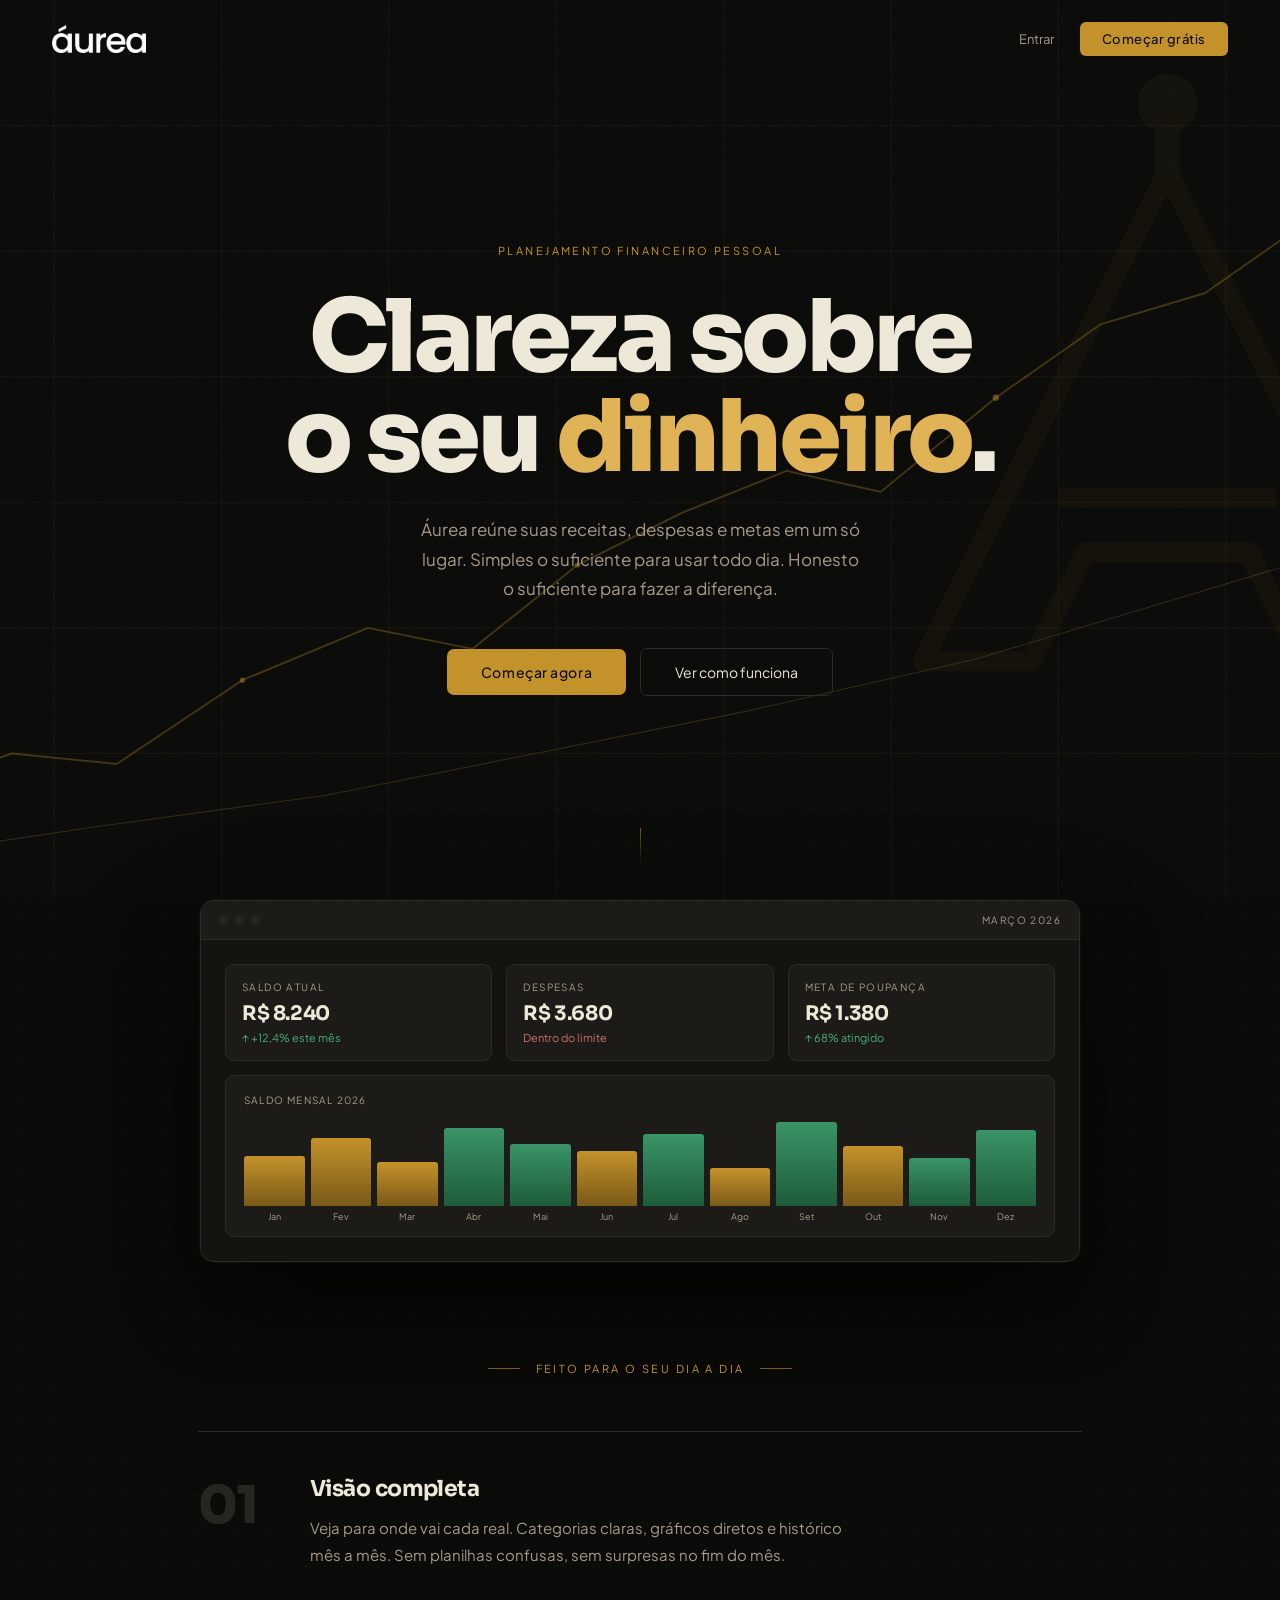
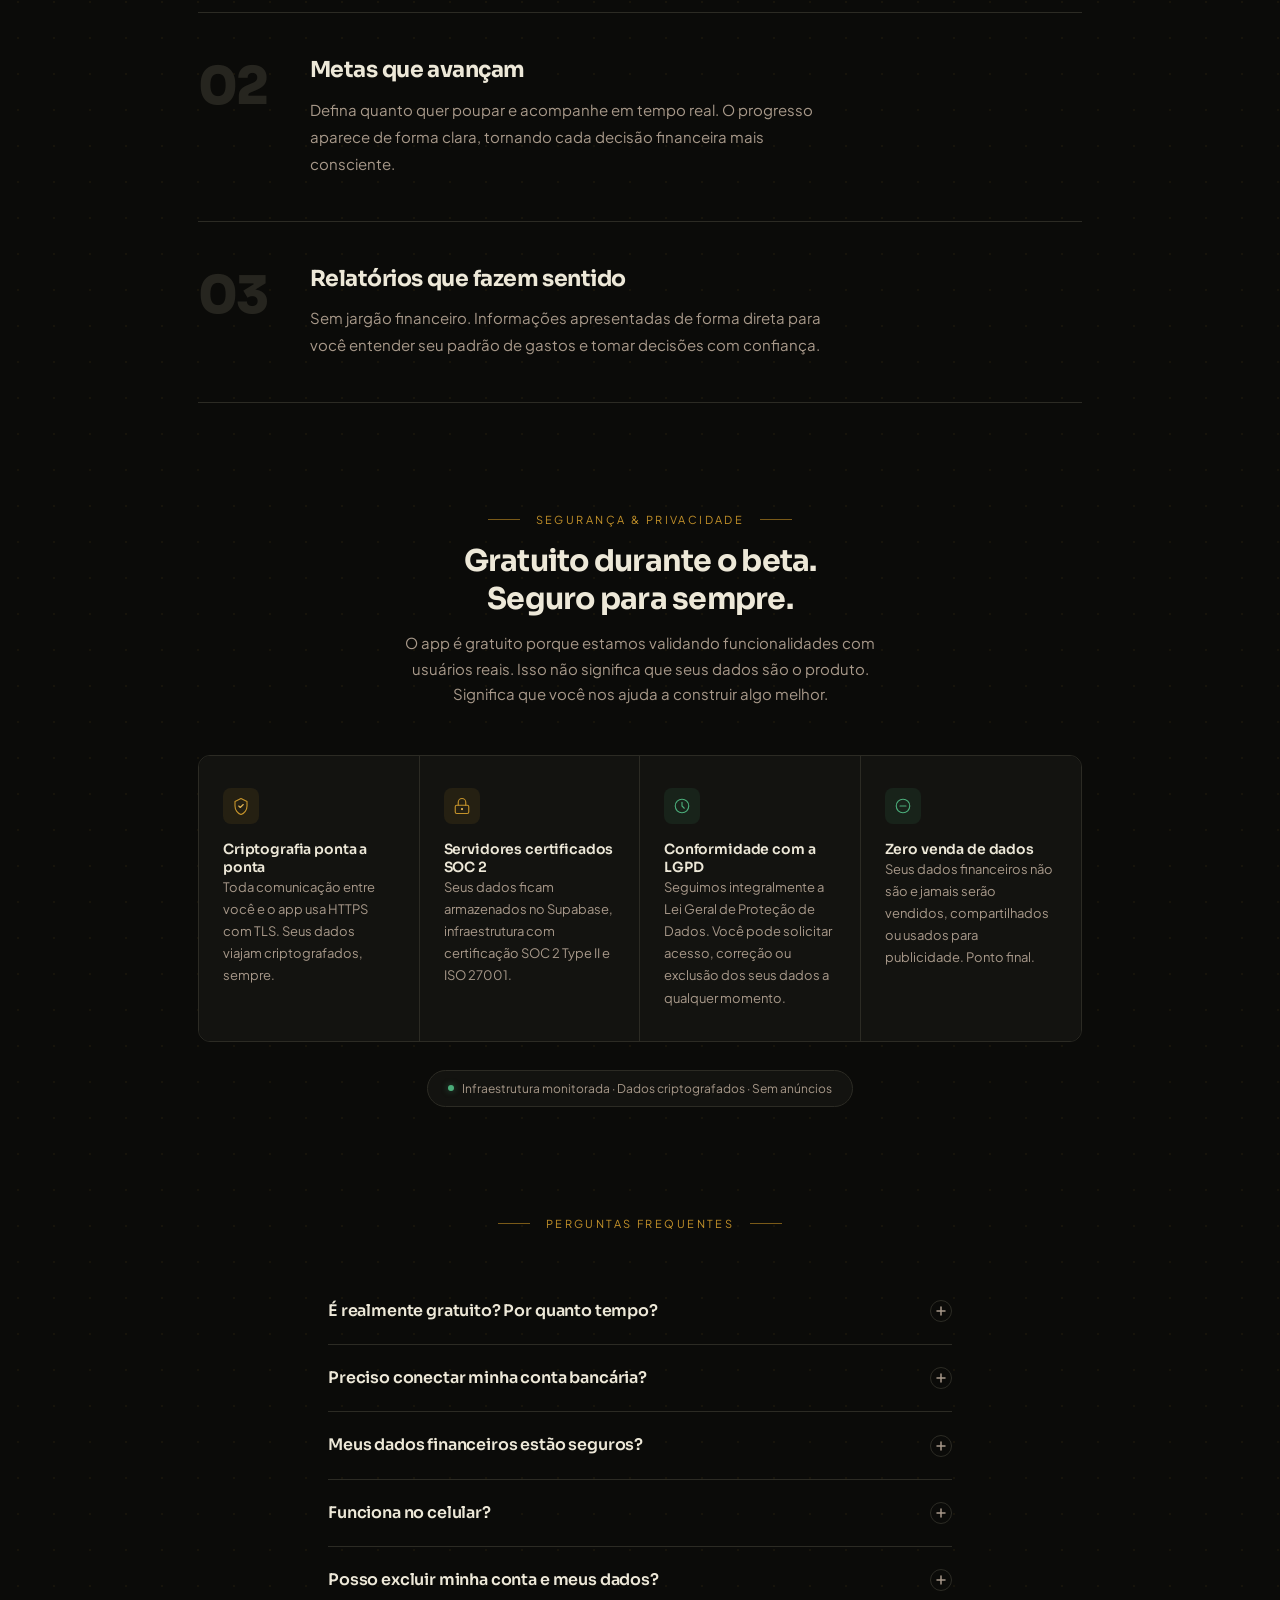
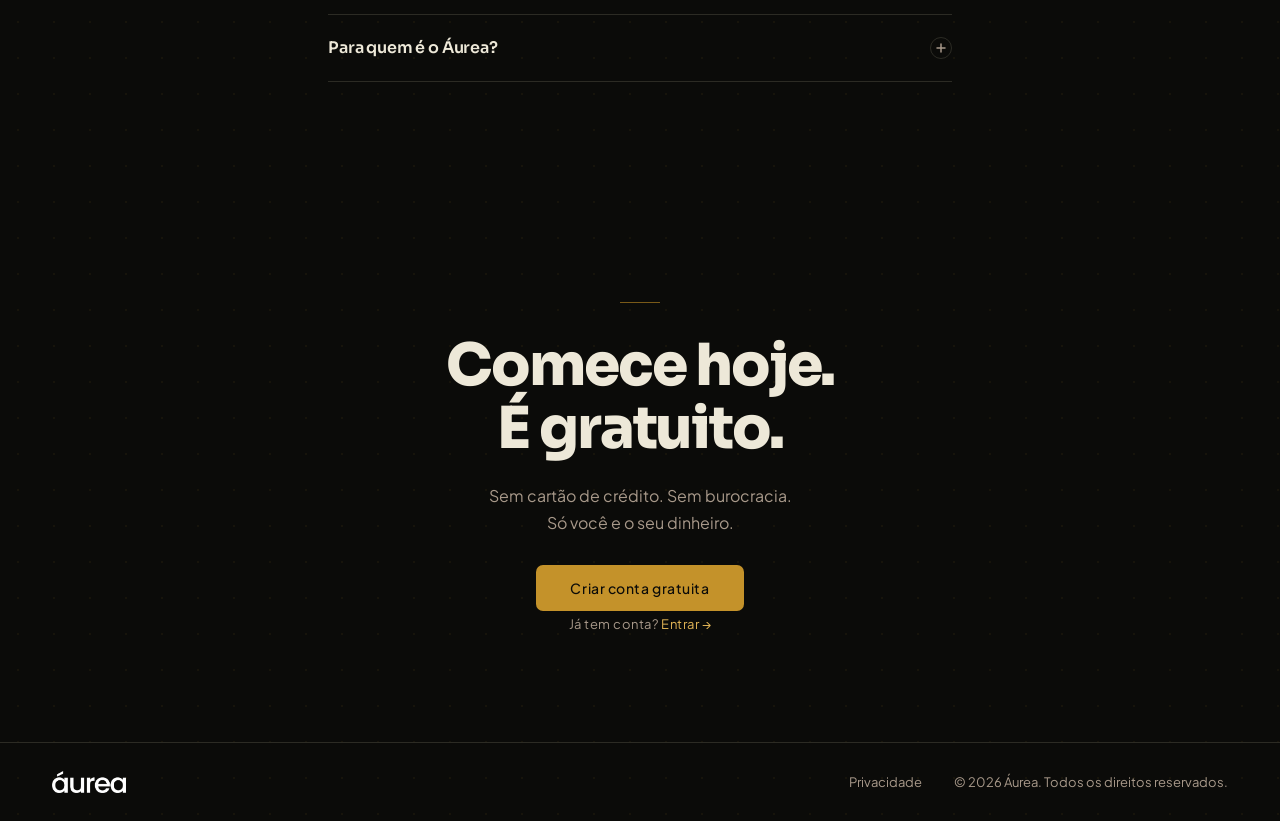
<file: landing.html>
<!DOCTYPE html>
<html lang="pt-BR">
<head>
  <meta charset="UTF-8">
  <meta name="viewport" content="width=device-width, initial-scale=1.0">
  <title>Áurea - Finanças com clareza</title>
  <link rel="icon" href="favicon.svg" type="image/svg+xml">
  <link rel="preconnect" href="https://fonts.googleapis.com">
  <link rel="preconnect" href="https://fonts.gstatic.com" crossorigin>
  <link rel="stylesheet" href="https://fonts.googleapis.com/css2?family=Sora:wght@400;600;700;800&family=Plus+Jakarta+Sans:ital,wght@0,300;0,400;0,500;0,600;1,400&display=swap">
  <style>
    *, *::before, *::after { box-sizing: border-box; margin: 0; padding: 0; }

    :root {
      --bg:     #0B0B09;
      --bg-2:   #131310;
      --bg-3:   #1C1B17;
      --bg-4:   #26251F;
      --border: #2C2B24;
      --gold:   #C4922A;
      --gold-l: #E0B355;
      --gold-d: #7A5A18;
      --cream:  #EDE8D8;
      --muted:  #A8998A;
      --green:  #4BAD7A;
      --red:    #D07070;
    }

    html { scroll-behavior: smooth; }

    body {
      background: var(--bg);
      background-image: url("data:image/svg+xml,%3Csvg width='36' height='36' xmlns='http://www.w3.org/2000/svg'%3E%3Ccircle cx='18' cy='18' r='0.7' fill='%23C4922A' opacity='0.18'/%3E%3C/svg%3E");
      color: var(--cream);
      font-family: 'Plus Jakarta Sans', system-ui, sans-serif;
      font-weight: 400;
      -webkit-font-smoothing: antialiased;
      overflow-x: hidden;
    }

    .hero-canvas {
      position: absolute;
      inset: 0;
      pointer-events: none;
      overflow: hidden;
    }

    /* Grain overlay */
    body::after {
      content: '';
      position: fixed;
      inset: 0;
      background-image: url("data:image/svg+xml,%3Csvg xmlns='http://www.w3.org/2000/svg' width='300' height='300'%3E%3Cfilter id='n'%3E%3CfeTurbulence type='fractalNoise' baseFrequency='0.75' numOctaves='4' stitchTiles='stitch'/%3E%3C/filter%3E%3Crect width='300' height='300' filter='url(%23n)' opacity='0.03'/%3E%3C/svg%3E");
      pointer-events: none;
      z-index: 9999;
      opacity: 0.5;
    }

    /* ── NAV ─────────────────────────────── */
    .nav {
      position: fixed;
      top: 0; left: 0; right: 0;
      z-index: 100;
      padding: 22px 52px;
      display: flex;
      align-items: center;
      justify-content: space-between;
      transition: background 0.4s, border-color 0.4s, backdrop-filter 0.4s;
      border-bottom: 1px solid transparent;
    }
    .nav.scrolled {
      background: rgba(11,11,9,0.85);
      backdrop-filter: blur(16px);
      -webkit-backdrop-filter: blur(16px);
      border-color: var(--border);
    }
    .nav-brand {
      display: flex;
      align-items: center;
      gap: 11px;
      text-decoration: none;
    }
    .nav-actions { display: flex; gap: 10px; align-items: center; }

    .btn-ghost {
      background: none;
      border: none;
      color: var(--muted);
      font-family: 'Plus Jakarta Sans', sans-serif;
      font-size: 13px;
      font-weight: 400;
      padding: 8px 16px;
      cursor: pointer;
      text-decoration: none;
      transition: color 0.2s;
      border-radius: 6px;
    }
    .btn-ghost:hover { color: var(--cream); }

    .btn-gold {
      background: var(--gold);
      color: #0B0B09;
      border: none;
      font-family: 'Plus Jakarta Sans', sans-serif;
      font-size: 13px;
      font-weight: 500;
      letter-spacing: 0.04em;
      padding: 9px 22px;
      border-radius: 6px;
      cursor: pointer;
      text-decoration: none;
      transition: background 0.2s, transform 0.15s;
    }
    .btn-gold:hover { background: var(--gold-l); transform: translateY(-1px); }

    /* ── HERO ────────────────────────────── */
    .hero {
      min-height: 100svh;
      display: flex;
      flex-direction: column;
      align-items: center;
      justify-content: center;
      text-align: center;
      padding: 140px 48px 100px;
      position: relative;
      overflow: hidden;
    }


    .hero-eyebrow {
      font-size: 11px;
      font-weight: 400;
      letter-spacing: 0.22em;
      text-transform: uppercase;
      color: var(--gold);
      margin-bottom: 30px;
      opacity: 0;
      animation: riseIn 0.9s cubic-bezier(.22,1,.36,1) forwards 0.15s;
    }

    .hero-headline {
      font-family: 'Sora', sans-serif;
      font-size: clamp(50px, 8.5vw, 100px);
      font-weight: 800;
      line-height: 1.0;
      letter-spacing: -0.035em;
      color: var(--cream);
      max-width: 860px;
      margin-bottom: 28px;
      opacity: 0;
      animation: riseIn 0.9s cubic-bezier(.22,1,.36,1) forwards 0.3s;
    }
    .hero-headline em {
      font-style: normal;
      color: var(--gold-l);
    }

    .hero-body {
      font-size: 17px;
      font-weight: 400;
      color: var(--muted);
      line-height: 1.75;
      max-width: 440px;
      margin-bottom: 44px;
      opacity: 0;
      animation: riseIn 0.9s cubic-bezier(.22,1,.36,1) forwards 0.45s;
    }

    .hero-ctas {
      display: flex;
      gap: 14px;
      align-items: center;
      justify-content: center;
      flex-wrap: wrap;
      opacity: 0;
      animation: riseIn 0.9s cubic-bezier(.22,1,.36,1) forwards 0.6s;
    }

    .btn-primary {
      background: var(--gold);
      color: #0B0B09;
      border: none;
      font-family: 'Plus Jakarta Sans', sans-serif;
      font-size: 14px;
      font-weight: 500;
      letter-spacing: 0.04em;
      padding: 14px 34px;
      border-radius: 7px;
      cursor: pointer;
      text-decoration: none;
      transition: background 0.2s, transform 0.15s;
    }
    .btn-primary:hover { background: var(--gold-l); transform: translateY(-1px); }

    .btn-outline {
      background: transparent;
      color: var(--cream);
      border: 1px solid var(--border);
      font-family: 'Plus Jakarta Sans', sans-serif;
      font-size: 14px;
      font-weight: 400;
      padding: 14px 34px;
      border-radius: 7px;
      cursor: pointer;
      text-decoration: none;
      transition: border-color 0.2s, color 0.2s;
    }
    .btn-outline:hover { border-color: var(--gold-d); color: var(--gold-l); }

    /* Scroll indicator */
    .scroll-hint {
      position: absolute;
      bottom: 36px;
      left: 50%;
      transform: translateX(-50%);
      display: flex;
      flex-direction: column;
      align-items: center;
      gap: 6px;
      opacity: 0;
      animation: riseIn 0.9s cubic-bezier(.22,1,.36,1) forwards 1.0s;
    }
    .scroll-line {
      width: 1px;
      height: 36px;
      background: linear-gradient(to bottom, var(--gold-d), transparent);
      animation: scrollPulse 2s ease-in-out infinite;
    }

    /* ── DASHBOARD PREVIEW ───────────────── */
    .preview-wrap {
      padding: 0 48px 100px;
      display: flex;
      justify-content: center;
    }

    .preview-shell {
      width: 100%;
      max-width: 880px;
      background: var(--bg-2);
      border: 1px solid var(--border);
      border-radius: 14px;
      overflow: hidden;
      box-shadow:
        0 0 0 1px rgba(196,146,42,0.04),
        0 40px 80px rgba(0,0,0,0.45),
        0 80px 160px rgba(0,0,0,0.28);
    }

    .preview-bar {
      background: var(--bg-3);
      border-bottom: 1px solid var(--border);
      padding: 13px 18px;
      display: flex;
      align-items: center;
      gap: 7px;
    }
    .dot { width: 9px; height: 9px; border-radius: 50%; background: var(--bg-4); }
    .preview-bar-label {
      margin-left: auto;
      font-size: 10px;
      color: var(--muted);
      letter-spacing: 0.14em;
      text-transform: uppercase;
    }

    .preview-content {
      padding: 24px;
      display: grid;
      grid-template-columns: repeat(3, 1fr);
      gap: 14px;
    }

    .p-kpi {
      background: var(--bg-3);
      border: 1px solid var(--border);
      border-radius: 9px;
      padding: 16px;
    }
    .p-kpi-label {
      font-size: 10px;
      letter-spacing: 0.14em;
      text-transform: uppercase;
      color: var(--muted);
      margin-bottom: 8px;
    }
    .p-kpi-value {
      font-family: 'Sora', sans-serif;
      font-size: 20px;
      font-weight: 700;
      color: var(--cream);
      letter-spacing: -0.02em;
    }
    .p-kpi-delta {
      font-size: 11px;
      color: var(--green);
      margin-top: 5px;
    }
    .p-kpi-delta.neg { color: var(--red); }

    .p-chart {
      grid-column: 1 / -1;
      background: var(--bg-3);
      border: 1px solid var(--border);
      border-radius: 9px;
      padding: 18px 18px 14px;
    }
    .p-chart-title {
      font-size: 10px;
      letter-spacing: 0.12em;
      text-transform: uppercase;
      color: var(--muted);
      margin-bottom: 16px;
    }
    .p-bars {
      display: flex;
      align-items: flex-end;
      gap: 6px;
      height: 100px;
    }
    .p-bar-group {
      flex: 1;
      display: flex;
      flex-direction: column;
      align-items: center;
      gap: 5px;
      height: 100%;
      justify-content: flex-end;
    }
    .p-bar {
      width: 100%;
      border-radius: 3px 3px 0 0;
    }
    .p-bar.g { background: linear-gradient(to top, #1D5C3A, #3A9467); }
    .p-bar.a { background: linear-gradient(to top, var(--gold-d), var(--gold)); }
    .p-bar-lbl { font-size: 9px; color: var(--muted); }

    /* ── FEATURES ────────────────────────── */
    .features {
      padding: 0 48px 110px;
      max-width: 980px;
      margin: 0 auto;
    }
    .section-tag {
      font-size: 11px;
      letter-spacing: 0.22em;
      text-transform: uppercase;
      color: var(--gold);
      margin-bottom: 56px;
      text-align: center;
      display: flex;
      align-items: center;
      justify-content: center;
      gap: 16px;
    }
    .section-tag::before,
    .section-tag::after {
      content: '';
      width: 32px;
      height: 1px;
      background: var(--gold-d);
      flex-shrink: 0;
    }

    .feat-list {
      display: flex;
      flex-direction: column;
    }
    .feat {
      display: grid;
      grid-template-columns: 72px 1fr;
      gap: 40px;
      padding: 44px 0;
      border-bottom: 1px solid var(--border);
      align-items: start;
    }
    .feat:first-child { border-top: 1px solid var(--border); }
    .feat-num {
      font-family: 'Sora', sans-serif;
      font-size: 52px;
      font-weight: 800;
      color: var(--bg-4);
      letter-spacing: -0.04em;
      line-height: 1;
      padding-top: 4px;
    }
    .feat-title {
      font-family: 'Sora', sans-serif;
      font-size: 22px;
      font-weight: 700;
      letter-spacing: -0.025em;
      color: var(--cream);
      margin-bottom: 12px;
      line-height: 1.2;
    }
    .feat-desc {
      font-size: 15px;
      font-weight: 400;
      color: var(--muted);
      line-height: 1.8;
      max-width: 540px;
    }
    @media (max-width: 768px) {
      .feat { grid-template-columns: 1fr; gap: 12px; }
      .feat-num { font-size: 36px; }
    }


    /* ── SEGURANÇA ───────────────────────── */
    .trust {
      padding: 0 48px 110px;
      max-width: 980px;
      margin: 0 auto;
    }
    .trust-header {
      text-align: center;
      margin-bottom: 48px;
    }
    .trust-headline {
      font-family: 'Sora', sans-serif;
      font-size: clamp(22px, 3vw, 30px);
      font-weight: 700;
      letter-spacing: -0.025em;
      color: var(--cream);
      margin-bottom: 12px;
    }
    .trust-sub {
      font-size: 15px;
      font-weight: 400;
      color: var(--muted);
      line-height: 1.7;
      max-width: 520px;
      margin: 0 auto;
    }
    .trust-grid {
      display: grid;
      grid-template-columns: repeat(4, 1fr);
      border: 1px solid var(--border);
      border-radius: 12px;
      overflow: hidden;
    }
    .trust-item {
      background: var(--bg-2);
      padding: 32px 24px;
      border-right: 1px solid var(--border);
      display: flex;
      flex-direction: column;
      gap: 16px;
    }
    .trust-item:last-child { border-right: none; }
    .trust-icon {
      width: 36px;
      height: 36px;
      border-radius: 8px;
      display: flex;
      align-items: center;
      justify-content: center;
      flex-shrink: 0;
    }
    .trust-icon.gold { background: rgba(196,146,42,0.10); }
    .trust-icon.green { background: rgba(75,173,122,0.10); }
    .trust-text-title {
      font-family: 'Sora', sans-serif;
      font-size: 14px;
      font-weight: 600;
      color: var(--cream);
      letter-spacing: -0.01em;
      line-height: 1.3;
    }
    .trust-text-desc {
      font-size: 13px;
      font-weight: 400;
      color: var(--muted);
      line-height: 1.7;
    }
    @media (max-width: 768px) {
      .trust-grid { grid-template-columns: repeat(2, 1fr); }
      .trust-item { border-right: none; border-bottom: 1px solid var(--border); }
      .trust-item:nth-child(odd) { border-right: 1px solid var(--border); }
      .trust-item:last-child, .trust-item:nth-last-child(2):nth-child(odd) { border-bottom: none; }
    }
    .trust-badge {
      margin-top: 28px;
      display: flex;
      justify-content: center;
    }
    .trust-badge-inner {
      display: inline-flex;
      align-items: center;
      gap: 8px;
      background: var(--bg-2);
      border: 1px solid var(--border);
      border-radius: 30px;
      padding: 10px 20px;
      font-size: 12px;
      font-weight: 400;
      color: var(--muted);
    }
    .trust-badge-dot {
      width: 6px;
      height: 6px;
      border-radius: 50%;
      background: var(--green);
      box-shadow: 0 0 6px rgba(75,173,122,0.5);
      animation: pulse 2s ease infinite;
    }
    @keyframes pulse {
      0%, 100% { opacity: 1; }
      50% { opacity: 0.4; }
    }
    @media (max-width: 768px) {
      .trust { padding: 0 24px 80px; }
      .trust-grid { grid-template-columns: 1fr; }
    }

    /* ── FAQ ─────────────────────────────── */
    .faq {
      padding: 0 48px 110px;
      max-width: 720px;
      margin: 0 auto;
    }
    .faq-item {
      border-bottom: 1px solid var(--border);
    }
    .faq-item:first-of-type {
      border-top: 1px solid var(--border);
    }
    .faq-question {
      width: 100%;
      background: none;
      border: none;
      display: flex;
      justify-content: space-between;
      align-items: center;
      gap: 16px;
      padding: 22px 0;
      cursor: pointer;
      text-align: left;
    }
    .faq-question-text {
      font-family: 'Sora', sans-serif;
      font-size: 16px;
      font-weight: 600;
      color: var(--cream);
      letter-spacing: -0.01em;
      line-height: 1.4;
    }
    .faq-icon {
      width: 22px;
      height: 22px;
      flex-shrink: 0;
      border-radius: 50%;
      border: 1px solid var(--border);
      display: flex;
      align-items: center;
      justify-content: center;
      transition: border-color 0.2s, transform 0.3s;
      color: var(--muted);
    }
    .faq-item.open .faq-icon {
      border-color: var(--gold-d);
      color: var(--gold);
      transform: rotate(45deg);
    }
    .faq-answer {
      overflow: hidden;
      max-height: 0;
      transition: max-height 0.35s cubic-bezier(.22,1,.36,1);
    }
    .faq-answer-inner {
      padding-bottom: 22px;
      font-size: 15px;
      font-weight: 400;
      color: var(--muted);
      line-height: 1.75;
    }
    .faq-answer-inner a {
      color: var(--gold);
      text-decoration: none;
    }
    .faq-answer-inner a:hover { color: var(--gold-l); }
    @media (max-width: 768px) {
      .faq { padding: 0 24px 80px; }
    }

    /* ── FINAL CTA ───────────────────────── */
    .cta {
      padding: 110px 48px;
      text-align: center;
      position: relative;
      overflow: hidden;
    }
    .cta-line {
      width: 40px;
      height: 1px;
      background: var(--gold-d);
      margin: 0 auto 32px;
    }
    .cta-headline {
      font-family: 'Sora', sans-serif;
      font-size: clamp(34px, 5vw, 58px);
      font-weight: 800;
      letter-spacing: -0.035em;
      line-height: 1.08;
      color: var(--cream);
      max-width: 560px;
      margin: 0 auto 22px;
    }
    .cta-sub {
      font-size: 16px;
      font-weight: 400;
      color: var(--muted);
      margin-bottom: 40px;
      line-height: 1.7;
    }
    .cta-note {
      margin-top: 18px;
      font-size: 13px;
      color: var(--muted);
      letter-spacing: 0.04em;
    }

    /* ── FOOTER ──────────────────────────── */
    footer {
      border-top: 1px solid var(--border);
      padding: 28px 52px;
      display: flex;
      align-items: center;
      justify-content: space-between;
    }
    .foot-brand {
      display: flex;
      align-items: center;
      gap: 10px;
      text-decoration: none;
    }
    .foot-brand-text {
      font-family: 'Sora', sans-serif;
      font-size: 14px;
      font-weight: 700;
      color: var(--cream);
    }
    .foot-right { display: flex; align-items: center; gap: 32px; }
    .foot-copy { font-size: 13px; color: var(--muted); }

    /* ── REVEAL ANIMATIONS ───────────────── */
    .reveal {
      opacity: 0;
      transform: translateY(22px);
      transition: opacity 0.75s cubic-bezier(.22,1,.36,1), transform 0.75s cubic-bezier(.22,1,.36,1);
    }
    .reveal.in { opacity: 1; transform: none; }

    @keyframes riseIn {
      from { opacity: 0; transform: translateY(18px); }
      to   { opacity: 1; transform: none; }
    }
    @keyframes scrollPulse {
      0%, 100% { opacity: 0.3; transform: scaleY(0.9); }
      50%       { opacity: 0.8; transform: scaleY(1.1); }
    }

    /* ── RESPONSIVE ──────────────────────── */
    @media (max-width: 768px) {
      .nav { padding: 18px 24px; }
      .hero { padding: 120px 24px 80px; }
      .preview-wrap { padding: 0 20px 70px; }
      .preview-content { grid-template-columns: 1fr; }
      .preview-content .p-kpi:nth-child(2),
      .preview-content .p-kpi:nth-child(3) { display: none; }
      .features { padding: 0 24px 80px; }
      .cta { padding: 80px 24px; }
      footer { padding: 24px; flex-direction: column; gap: 14px; text-align: center; }
      .foot-right { flex-direction: column; gap: 8px; }
    }
  </style>
</head>
<body>

<!-- ── NAV ──────────────────────────────────────────────────────── -->
<nav class="nav" id="nav">
  <a href="landing.html" class="nav-brand">
    <img src="assets/images/aurea.png" alt="Áurea" style="height:28px;width:auto">
  </a>
  <div class="nav-actions">
    <a href="index.html" class="btn-ghost">Entrar</a>
    <a href="index.html" class="btn-gold">Começar grátis</a>
  </div>
</nav>

<!-- ── HERO ─────────────────────────────────────────────────────── -->
<section class="hero">
  <div class="hero-canvas">
    <svg width="100%" height="100%" viewBox="0 0 1440 860" preserveAspectRatio="xMidYMid slice" xmlns="http://www.w3.org/2000/svg">

      <!-- Grade de coordenadas -->
      <g stroke="#C4922A" stroke-width="0.4" fill="none" opacity="0.18">
        <line x1="0"    y1="120" x2="1440" y2="120"/>
        <line x1="0"    y1="240" x2="1440" y2="240"/>
        <line x1="0"    y1="360" x2="1440" y2="360"/>
        <line x1="0"    y1="480" x2="1440" y2="480"/>
        <line x1="0"    y1="600" x2="1440" y2="600"/>
        <line x1="0"    y1="720" x2="1440" y2="720"/>
        <line x1="160"  y1="0"   x2="160"  y2="860"/>
        <line x1="320"  y1="0"   x2="320"  y2="860"/>
        <line x1="480"  y1="0"   x2="480"  y2="860"/>
        <line x1="640"  y1="0"   x2="640"  y2="860"/>
        <line x1="800"  y1="0"   x2="800"  y2="860"/>
        <line x1="960"  y1="0"   x2="960"  y2="860"/>
        <line x1="1120" y1="0"   x2="1120" y2="860"/>
        <line x1="1280" y1="0"   x2="1280" y2="860"/>
      </g>

      <!-- Marcadores de eixo -->
      <g stroke="#C4922A" stroke-width="0.8" opacity="0.25">
        <line x1="0" y1="120" x2="8" y2="120"/>
        <line x1="0" y1="240" x2="8" y2="240"/>
        <line x1="0" y1="360" x2="8" y2="360"/>
        <line x1="0" y1="480" x2="8" y2="480"/>
        <line x1="0" y1="600" x2="8" y2="600"/>
        <line x1="0" y1="720" x2="8" y2="720"/>
      </g>

      <!-- Linha principal do gráfico -->
      <polyline
        points="0,760 120,720 220,730 340,650 460,600 560,620 660,540 760,490 860,450 950,470 1060,380 1160,310 1260,280 1360,210 1440,180"
        fill="none" stroke="#C4922A" stroke-width="1.8" stroke-linecap="round" stroke-linejoin="round" opacity="0.3"/>

      <!-- Linha secundária mais suave -->
      <polyline
        points="0,820 200,790 420,760 620,720 820,680 1040,630 1240,570 1440,510"
        fill="none" stroke="#E0B355" stroke-width="1" stroke-linecap="round" opacity="0.18"/>

      <!-- Pontos de dados destacados -->
      <g fill="#C4922A" opacity="0.45">
        <circle cx="340"  cy="650" r="2.5"/>
        <circle cx="660"  cy="540" r="2.5"/>
        <circle cx="1060" cy="380" r="3"/>
        <circle cx="1360" cy="210" r="3.5"/>
      </g>
      <g fill="#E0B355" opacity="0.6">
        <circle cx="1360" cy="210" r="1.5"/>
      </g>

      <!-- Mark da Áurea gigante watermark (canto direito, fundo) -->
      <g opacity="0.045" transform="translate(860, 60) scale(13)" fill="none">
        <path d="M28 8L10 44H18L22 36H34L38 44H46L28 8Z" stroke="#C4922A" stroke-width="1.5" stroke-linejoin="round"/>
        <line x1="20" y1="32" x2="36" y2="32" stroke="#C4922A" stroke-width="1.5"/>
        <line x1="28" y1="8" x2="28" y2="3" stroke="#E0B355" stroke-width="1.8" stroke-linecap="round"/>
        <circle cx="28" cy="3" r="2.2" fill="#E0B355"/>
      </g>

    </svg>
  </div>
  <div class="hero-eyebrow">Planejamento financeiro pessoal</div>
  <h1 class="hero-headline">
    Clareza sobre<br>o seu <em>dinheiro</em>.
  </h1>
  <p class="hero-body">
    Áurea reúne suas receitas, despesas e metas em um só lugar. Simples o suficiente para usar todo dia. Honesto o suficiente para fazer a diferença.
  </p>
  <div class="hero-ctas">
    <a href="index.html" class="btn-primary">Começar agora</a>
    <a href="#features" class="btn-outline">Ver como funciona</a>
  </div>
  <div class="scroll-hint">
    <div class="scroll-line"></div>
  </div>
</section>

<!-- ── DASHBOARD PREVIEW ─────────────────────────────────────────── -->
<div class="preview-wrap">
  <div class="preview-shell reveal">
    <div class="preview-bar">
      <div class="dot"></div>
      <div class="dot"></div>
      <div class="dot"></div>
      <span class="preview-bar-label">Março 2026</span>
    </div>
    <div class="preview-content">
      <div class="p-kpi">
        <div class="p-kpi-label">Saldo atual</div>
        <div class="p-kpi-value">R$ 8.240</div>
        <div class="p-kpi-delta">↑ +12,4% este mês</div>
      </div>
      <div class="p-kpi">
        <div class="p-kpi-label">Despesas</div>
        <div class="p-kpi-value">R$ 3.680</div>
        <div class="p-kpi-delta neg">Dentro do limite</div>
      </div>
      <div class="p-kpi">
        <div class="p-kpi-label">Meta de poupança</div>
        <div class="p-kpi-value">R$ 1.380</div>
        <div class="p-kpi-delta">↑ 68% atingido</div>
      </div>
      <div class="p-chart">
        <div class="p-chart-title">Saldo mensal 2026</div>
        <div class="p-bars">
          <div class="p-bar-group"><div class="p-bar a" style="height:50%"></div><div class="p-bar-lbl">Jan</div></div>
          <div class="p-bar-group"><div class="p-bar a" style="height:68%"></div><div class="p-bar-lbl">Fev</div></div>
          <div class="p-bar-group"><div class="p-bar a" style="height:44%"></div><div class="p-bar-lbl">Mar</div></div>
          <div class="p-bar-group"><div class="p-bar g" style="height:78%"></div><div class="p-bar-lbl">Abr</div></div>
          <div class="p-bar-group"><div class="p-bar g" style="height:62%"></div><div class="p-bar-lbl">Mai</div></div>
          <div class="p-bar-group"><div class="p-bar a" style="height:55%"></div><div class="p-bar-lbl">Jun</div></div>
          <div class="p-bar-group"><div class="p-bar g" style="height:72%"></div><div class="p-bar-lbl">Jul</div></div>
          <div class="p-bar-group"><div class="p-bar a" style="height:38%"></div><div class="p-bar-lbl">Ago</div></div>
          <div class="p-bar-group"><div class="p-bar g" style="height:85%"></div><div class="p-bar-lbl">Set</div></div>
          <div class="p-bar-group"><div class="p-bar a" style="height:60%"></div><div class="p-bar-lbl">Out</div></div>
          <div class="p-bar-group"><div class="p-bar g" style="height:48%"></div><div class="p-bar-lbl">Nov</div></div>
          <div class="p-bar-group"><div class="p-bar g" style="height:76%"></div><div class="p-bar-lbl">Dez</div></div>
        </div>
      </div>
    </div>
  </div>
</div>

<!-- ── FEATURES ──────────────────────────────────────────────────── -->
<section class="features" id="features">
  <div class="section-tag reveal">Feito para o seu dia a dia</div>
  <div class="feat-list reveal">
    <div class="feat">
      <div class="feat-num">01</div>
      <div class="feat-body">
        <div class="feat-title">Visão completa</div>
        <div class="feat-desc">Veja para onde vai cada real. Categorias claras, gráficos diretos e histórico mês a mês. Sem planilhas confusas, sem surpresas no fim do mês.</div>
      </div>
    </div>
    <div class="feat">
      <div class="feat-num">02</div>
      <div class="feat-body">
        <div class="feat-title">Metas que avançam</div>
        <div class="feat-desc">Defina quanto quer poupar e acompanhe em tempo real. O progresso aparece de forma clara, tornando cada decisão financeira mais consciente.</div>
      </div>
    </div>
    <div class="feat">
      <div class="feat-num">03</div>
      <div class="feat-body">
        <div class="feat-title">Relatórios que fazem sentido</div>
        <div class="feat-desc">Sem jargão financeiro. Informações apresentadas de forma direta para você entender seu padrão de gastos e tomar decisões com confiança.</div>
      </div>
    </div>
  </div>
</section>


<!-- ── SEGURANÇA & PRIVACIDADE ───────────────────────────────────── -->
<section class="trust">
  <div class="trust-header reveal">
    <div class="section-tag" style="margin-bottom:16px">Segurança & privacidade</div>
    <h2 class="trust-headline">Gratuito durante o beta.<br>Seguro para sempre.</h2>
    <p class="trust-sub">O app é gratuito porque estamos validando funcionalidades com usuários reais. Isso não significa que seus dados são o produto. Significa que você nos ajuda a construir algo melhor.</p>
  </div>
  <div class="trust-grid reveal">
    <div class="trust-item">
      <div class="trust-icon gold">
        <svg width="18" height="18" viewBox="0 0 24 24" fill="none">
          <path d="M12 2L4 6v6c0 5.25 3.5 10.15 8 11.35C16.5 22.15 20 17.25 20 12V6l-8-4z" stroke="#C4922A" stroke-width="1.5" stroke-linejoin="round"/>
          <polyline points="9,12 11,14 15,10" stroke="#E0B355" stroke-width="1.5" stroke-linecap="round" stroke-linejoin="round"/>
        </svg>
      </div>
      <div>
        <div class="trust-text-title">Criptografia ponta a ponta</div>
        <div class="trust-text-desc">Toda comunicação entre você e o app usa HTTPS com TLS. Seus dados viajam criptografados, sempre.</div>
      </div>
    </div>
    <div class="trust-item">
      <div class="trust-icon gold">
        <svg width="18" height="18" viewBox="0 0 24 24" fill="none">
          <rect x="3" y="11" width="18" height="11" rx="2" stroke="#C4922A" stroke-width="1.5"/>
          <path d="M7 11V7a5 5 0 0 1 10 0v4" stroke="#C4922A" stroke-width="1.5" stroke-linecap="round"/>
          <circle cx="12" cy="16" r="1.5" fill="#E0B355"/>
        </svg>
      </div>
      <div>
        <div class="trust-text-title">Servidores certificados SOC 2</div>
        <div class="trust-text-desc">Seus dados ficam armazenados no Supabase, infraestrutura com certificação SOC 2 Type II e ISO 27001.</div>
      </div>
    </div>
    <div class="trust-item">
      <div class="trust-icon green">
        <svg width="18" height="18" viewBox="0 0 24 24" fill="none">
          <circle cx="12" cy="12" r="9" stroke="#4BAD7A" stroke-width="1.5"/>
          <path d="M12 7v5l3 3" stroke="#4BAD7A" stroke-width="1.5" stroke-linecap="round"/>
        </svg>
      </div>
      <div>
        <div class="trust-text-title">Conformidade com a LGPD</div>
        <div class="trust-text-desc">Seguimos integralmente a Lei Geral de Proteção de Dados. Você pode solicitar acesso, correção ou exclusão dos seus dados a qualquer momento.</div>
      </div>
    </div>
    <div class="trust-item">
      <div class="trust-icon green">
        <svg width="18" height="18" viewBox="0 0 24 24" fill="none">
          <circle cx="12" cy="12" r="9" stroke="#4BAD7A" stroke-width="1.5"/>
          <line x1="8" y1="12" x2="16" y2="12" stroke="#4BAD7A" stroke-width="1.5" stroke-linecap="round"/>
        </svg>
      </div>
      <div>
        <div class="trust-text-title">Zero venda de dados</div>
        <div class="trust-text-desc">Seus dados financeiros não são e jamais serão vendidos, compartilhados ou usados para publicidade. Ponto final.</div>
      </div>
    </div>
  </div>
  <div class="trust-badge reveal">
    <div class="trust-badge-inner">
      <div class="trust-badge-dot"></div>
      Infraestrutura monitorada · Dados criptografados · Sem anúncios
    </div>
  </div>
</section>

<!-- ── FAQ ───────────────────────────────────────────────────────── -->
<section class="faq">
  <div class="section-tag reveal" style="text-align:center;margin-bottom:48px">Perguntas frequentes</div>

  <div class="faq-item reveal">
    <button class="faq-question" onclick="toggleFaq(this)">
      <span class="faq-question-text">É realmente gratuito? Por quanto tempo?</span>
      <span class="faq-icon"><svg width="10" height="10" viewBox="0 0 10 10" fill="none"><line x1="5" y1="1" x2="5" y2="9" stroke="currentColor" stroke-width="1.5" stroke-linecap="round"/><line x1="1" y1="5" x2="9" y2="5" stroke="currentColor" stroke-width="1.5" stroke-linecap="round"/></svg></span>
    </button>
    <div class="faq-answer">
      <div class="faq-answer-inner">Sim, totalmente gratuito enquanto estamos em fase beta. Estamos usando esse período para testar funcionalidades com usuários reais e entender o que de fato ajuda no dia a dia financeiro. Quando decidirmos lançar uma versão paga, você será avisado com antecedência e poderá decidir se quer continuar ou exportar seus dados.</div>
    </div>
  </div>

  <div class="faq-item reveal">
    <button class="faq-question" onclick="toggleFaq(this)">
      <span class="faq-question-text">Preciso conectar minha conta bancária?</span>
      <span class="faq-icon"><svg width="10" height="10" viewBox="0 0 10 10" fill="none"><line x1="5" y1="1" x2="5" y2="9" stroke="currentColor" stroke-width="1.5" stroke-linecap="round"/><line x1="1" y1="5" x2="9" y2="5" stroke="currentColor" stroke-width="1.5" stroke-linecap="round"/></svg></span>
    </button>
    <div class="faq-answer">
      <div class="faq-answer-inner">Não. O Áurea é um registro manual: você lança suas receitas e despesas quando quiser. Isso é intencional: acreditamos que o ato de registrar cria consciência financeira. Não há integração com bancos nem acesso às suas contas.</div>
    </div>
  </div>

  <div class="faq-item reveal">
    <button class="faq-question" onclick="toggleFaq(this)">
      <span class="faq-question-text">Meus dados financeiros estão seguros?</span>
      <span class="faq-icon"><svg width="10" height="10" viewBox="0 0 10 10" fill="none"><line x1="5" y1="1" x2="5" y2="9" stroke="currentColor" stroke-width="1.5" stroke-linecap="round"/><line x1="1" y1="5" x2="9" y2="5" stroke="currentColor" stroke-width="1.5" stroke-linecap="round"/></svg></span>
    </button>
    <div class="faq-answer">
      <div class="faq-answer-inner">Sim. Toda comunicação é criptografada via HTTPS e os dados ficam armazenados no Supabase, infraestrutura com certificação SOC 2 Type II e ISO 27001. Seus dados não são vendidos, compartilhados ou usados para publicidade. Você pode ler os detalhes na nossa <a href="privacidade.html" target="_blank">Política de Privacidade</a>.</div>
    </div>
  </div>

  <div class="faq-item reveal">
    <button class="faq-question" onclick="toggleFaq(this)">
      <span class="faq-question-text">Funciona no celular?</span>
      <span class="faq-icon"><svg width="10" height="10" viewBox="0 0 10 10" fill="none"><line x1="5" y1="1" x2="5" y2="9" stroke="currentColor" stroke-width="1.5" stroke-linecap="round"/><line x1="1" y1="5" x2="9" y2="5" stroke="currentColor" stroke-width="1.5" stroke-linecap="round"/></svg></span>
    </button>
    <div class="faq-answer">
      <div class="faq-answer-inner">Sim. O app foi desenvolvido para funcionar bem em qualquer tela: celular, tablet ou computador. Não é necessário instalar nada, basta acessar pelo navegador.</div>
    </div>
  </div>

  <div class="faq-item reveal">
    <button class="faq-question" onclick="toggleFaq(this)">
      <span class="faq-question-text">Posso excluir minha conta e meus dados?</span>
      <span class="faq-icon"><svg width="10" height="10" viewBox="0 0 10 10" fill="none"><line x1="5" y1="1" x2="5" y2="9" stroke="currentColor" stroke-width="1.5" stroke-linecap="round"/><line x1="1" y1="5" x2="9" y2="5" stroke="currentColor" stroke-width="1.5" stroke-linecap="round"/></svg></span>
    </button>
    <div class="faq-answer">
      <div class="faq-answer-inner">Sim, a qualquer momento. É um direito garantido pela LGPD. Basta entrar em contato pelo e-mail <a href="mailto:kleniosilvac@gmail.com">kleniosilvac@gmail.com</a> e todos os seus dados serão removidos permanentemente em até 30 dias.</div>
    </div>
  </div>

  <div class="faq-item reveal">
    <button class="faq-question" onclick="toggleFaq(this)">
      <span class="faq-question-text">Para quem é o Áurea?</span>
      <span class="faq-icon"><svg width="10" height="10" viewBox="0 0 10 10" fill="none"><line x1="5" y1="1" x2="5" y2="9" stroke="currentColor" stroke-width="1.5" stroke-linecap="round"/><line x1="1" y1="5" x2="9" y2="5" stroke="currentColor" stroke-width="1.5" stroke-linecap="round"/></svg></span>
    </button>
    <div class="faq-answer">
      <div class="faq-answer-inner">Para quem quer ter mais clareza sobre onde vai seu dinheiro, sem precisar ser especialista em finanças. Não é um app para investidores ou analistas. É para pessoas comuns que querem sair do modo automático e tomar decisões financeiras mais conscientes.</div>
    </div>
  </div>

</section>

<!-- ── FINAL CTA ─────────────────────────────────────────────────── -->
<section class="cta">
  <div class="cta-line reveal"></div>
  <h2 class="cta-headline reveal">Comece hoje.<br>É gratuito.</h2>
  <p class="cta-sub reveal">Sem cartão de crédito. Sem burocracia.<br>Só você e o seu dinheiro.</p>
  <a href="index.html" class="btn-primary reveal">Criar conta gratuita</a>
  <div class="cta-note reveal">Já tem conta? <a href="index.html" style="color:var(--gold-l);text-decoration:none">Entrar →</a></div>
</section>

<!-- ── FOOTER ────────────────────────────────────────────────────── -->
<footer>
  <a href="landing.html" class="foot-brand">
    <img src="assets/images/aurea.png" alt="Áurea" style="height:22px;width:auto">
  </a>
  <div class="foot-right">
    <a href="privacidade.html" style="font-size:13px;color:var(--muted);text-decoration:none;transition:color 0.2s" onmouseover="this.style.color='var(--cream)'" onmouseout="this.style.color='var(--muted)'">Privacidade</a>
    <span class="foot-copy">© 2026 Áurea. Todos os direitos reservados.</span>
  </div>
</footer>

<script>
  // FAQ accordion
  function toggleFaq(btn) {
    const item = btn.closest('.faq-item');
    const answer = item.querySelector('.faq-answer');
    const isOpen = item.classList.contains('open');

    // Fecha todos
    document.querySelectorAll('.faq-item.open').forEach(el => {
      el.classList.remove('open');
      el.querySelector('.faq-answer').style.maxHeight = '0';
    });

    // Abre o clicado (se estava fechado)
    if (!isOpen) {
      item.classList.add('open');
      answer.style.maxHeight = answer.scrollHeight + 'px';
    }
  }

  // Sticky nav backdrop
  const nav = document.getElementById('nav');
  window.addEventListener('scroll', () => {
    nav.classList.toggle('scrolled', window.scrollY > 48);
  }, { passive: true });

  // Scroll reveal with stagger
  const reveals = document.querySelectorAll('.reveal');
  const io = new IntersectionObserver((entries) => {
    entries.forEach(entry => {
      if (entry.isIntersecting) {
        entry.target.classList.add('in');
        io.unobserve(entry.target);
      }
    });
  }, { threshold: 0.12 });
  reveals.forEach(el => io.observe(el));
</script>

</body>
</html>
</file>
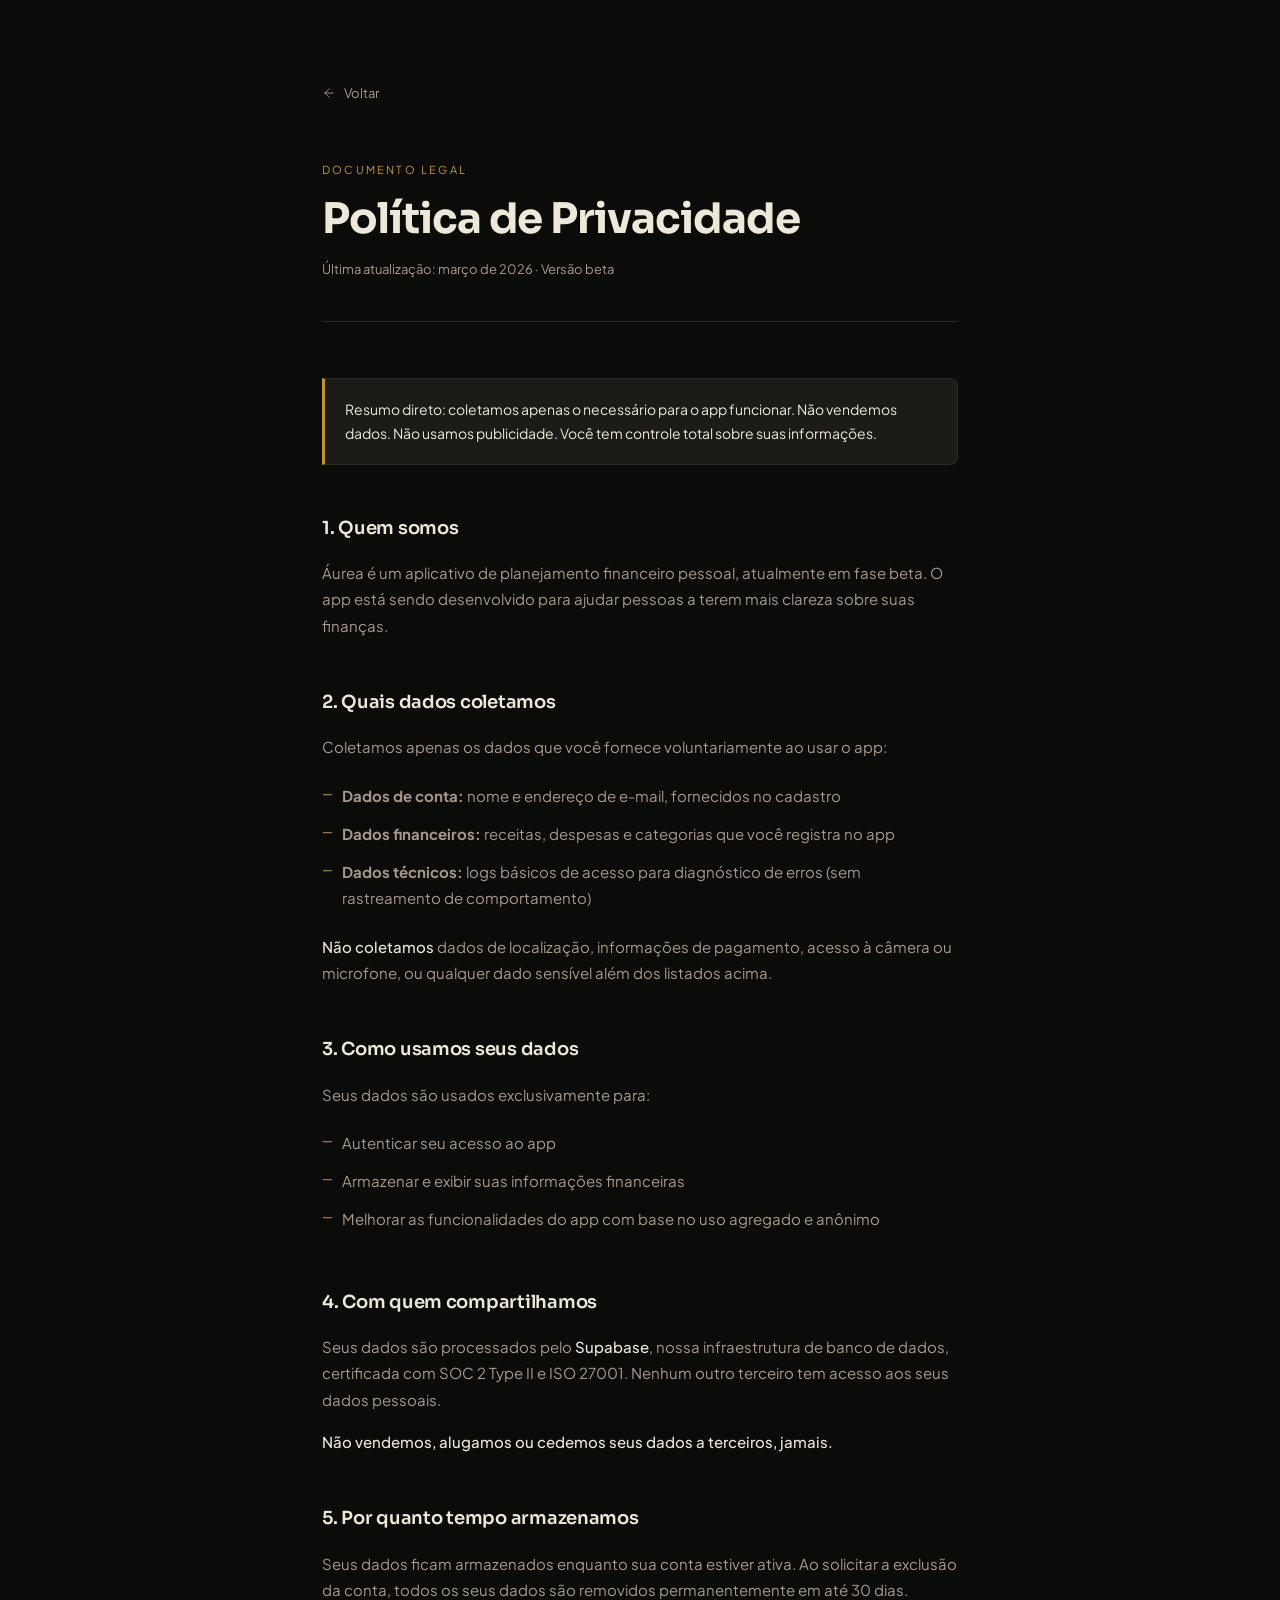
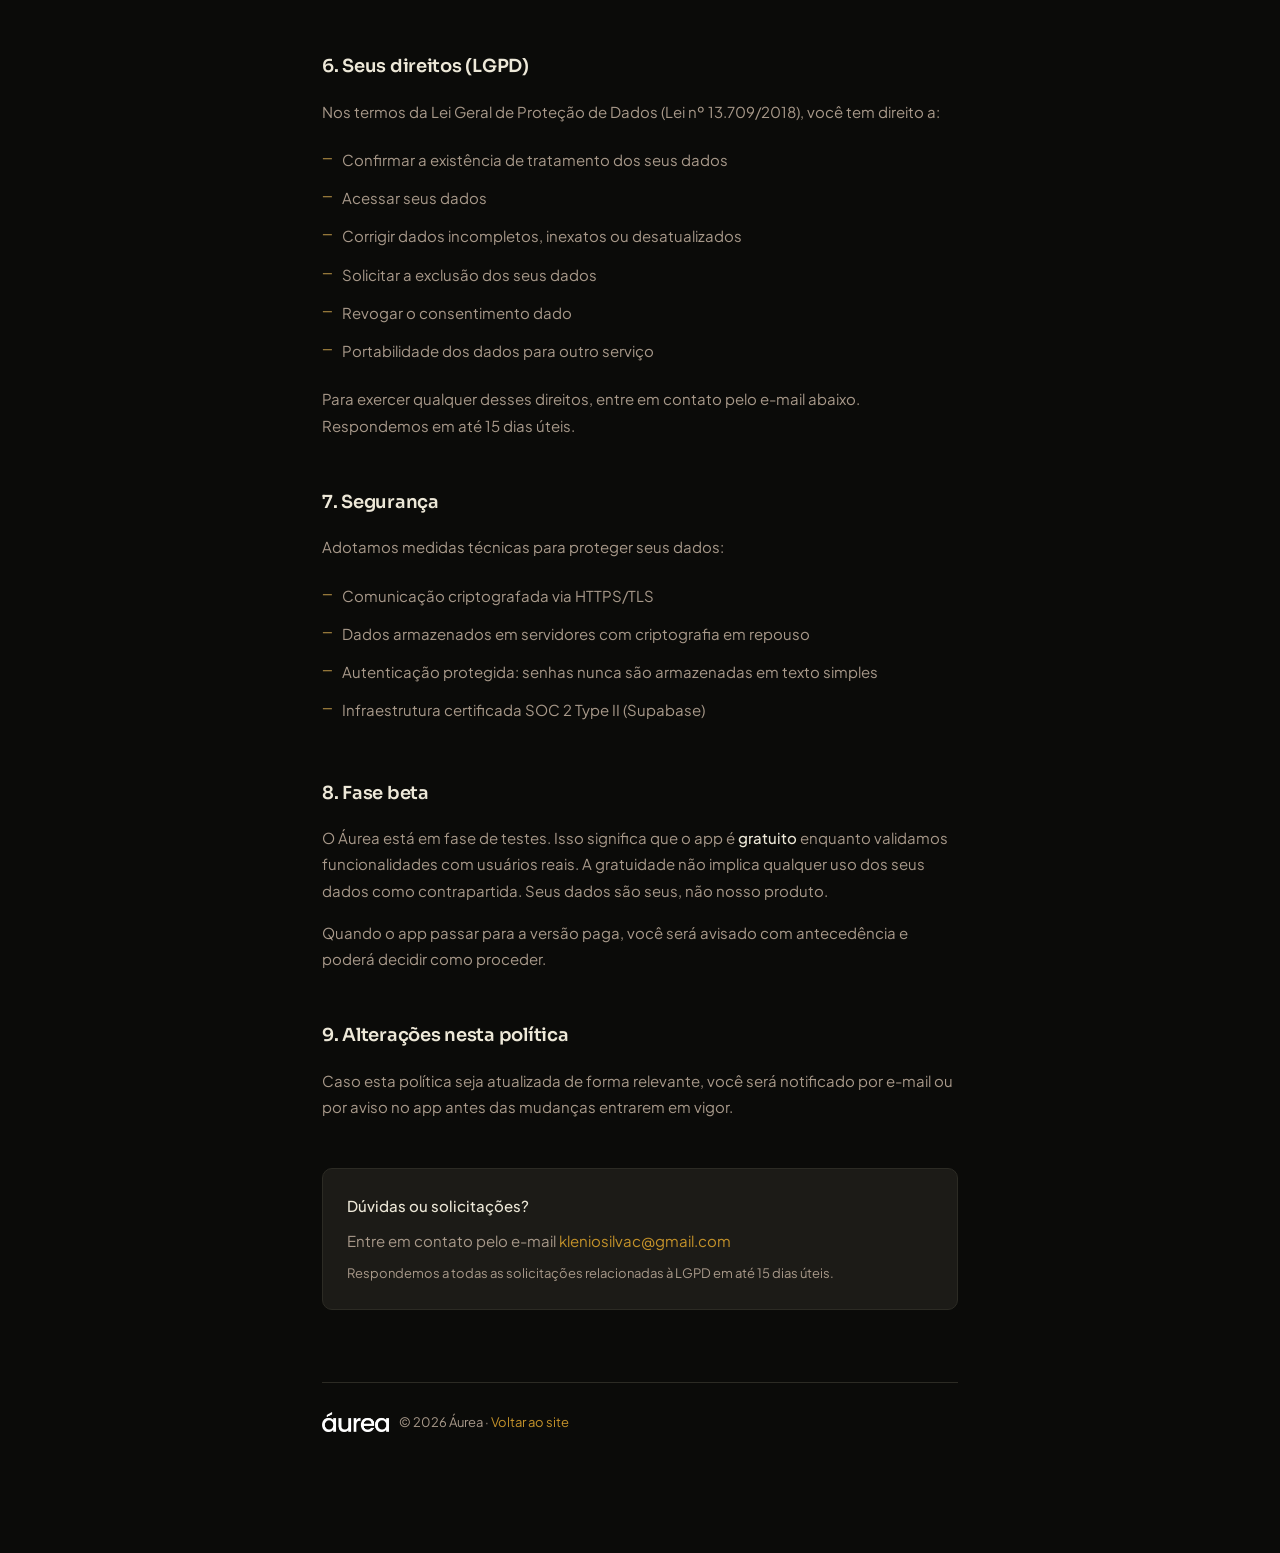
<file: privacidade.html>
<!DOCTYPE html>
<html lang="pt-BR">
<head>
  <meta charset="UTF-8">
  <meta name="viewport" content="width=device-width, initial-scale=1.0">
  <title>Política de Privacidade — Áurea</title>
  <link rel="icon" href="favicon.svg" type="image/svg+xml">
  <link rel="preconnect" href="https://fonts.googleapis.com">
  <link rel="preconnect" href="https://fonts.gstatic.com" crossorigin>
  <link rel="stylesheet" href="https://fonts.googleapis.com/css2?family=Sora:wght@600;700&family=Plus+Jakarta+Sans:ital,wght@0,300;0,400;0,500;1,400&display=swap">
  <style>
    *, *::before, *::after { box-sizing: border-box; margin: 0; padding: 0; }

    :root {
      --bg:     #0B0B09;
      --bg-2:   #131310;
      --bg-3:   #1C1B17;
      --border: #2C2B24;
      --gold:   #C4922A;
      --gold-l: #E0B355;
      --cream:  #EDE8D8;
      --muted:  #A8998A;
    }

    body {
      background: var(--bg);
      color: var(--cream);
      font-family: 'Plus Jakarta Sans', system-ui, sans-serif;
      font-weight: 400;
      -webkit-font-smoothing: antialiased;
      line-height: 1.75;
    }

    .page {
      max-width: 700px;
      margin: 0 auto;
      padding: 80px 32px 120px;
    }

    /* Nav mínima */
    .back {
      display: inline-flex;
      align-items: center;
      gap: 8px;
      text-decoration: none;
      color: var(--muted);
      font-size: 13px;
      font-weight: 400;
      margin-bottom: 56px;
      transition: color 0.2s;
    }
    .back:hover { color: var(--cream); }

    /* Header */
    .doc-eyebrow {
      font-size: 11px;
      letter-spacing: 0.2em;
      text-transform: uppercase;
      color: var(--gold);
      margin-bottom: 16px;
    }
    .doc-title {
      font-family: 'Sora', sans-serif;
      font-size: clamp(28px, 5vw, 42px);
      font-weight: 700;
      letter-spacing: -0.025em;
      line-height: 1.1;
      color: var(--cream);
      margin-bottom: 16px;
    }
    .doc-meta {
      font-size: 13px;
      color: var(--muted);
      margin-bottom: 56px;
      padding-bottom: 40px;
      border-bottom: 1px solid var(--border);
    }

    /* Conteúdo */
    h2 {
      font-family: 'Sora', sans-serif;
      font-size: 18px;
      font-weight: 600;
      letter-spacing: -0.015em;
      color: var(--cream);
      margin-top: 48px;
      margin-bottom: 16px;
    }
    p {
      font-size: 15px;
      color: var(--muted);
      margin-bottom: 16px;
    }
    p strong {
      color: var(--cream);
      font-weight: 500;
    }
    ul {
      list-style: none;
      margin-bottom: 16px;
    }
    ul li {
      font-size: 15px;
      color: var(--muted);
      padding: 6px 0 6px 20px;
      position: relative;
    }
    ul li::before {
      content: '—';
      position: absolute;
      left: 0;
      color: var(--gold-l);
      font-size: 12px;
    }

    /* Destaques */
    .highlight {
      background: var(--bg-3);
      border: 1px solid var(--border);
      border-left: 3px solid var(--gold);
      border-radius: 0 8px 8px 0;
      padding: 18px 20px;
      margin: 24px 0;
    }
    .highlight p {
      margin: 0;
      font-size: 14px;
      color: var(--cream);
    }

    /* Contato */
    .contact-box {
      background: var(--bg-3);
      border: 1px solid var(--border);
      border-radius: 10px;
      padding: 24px;
      margin-top: 48px;
    }
    .contact-box p { margin-bottom: 8px; }
    .contact-box p:last-child { margin-bottom: 0; }
    a { color: var(--gold); text-decoration: none; }
    a:hover { color: var(--gold-l); text-decoration: underline; }

    /* Footer mínimo */
    .doc-footer {
      margin-top: 72px;
      padding-top: 28px;
      border-top: 1px solid var(--border);
      display: flex;
      align-items: center;
      gap: 10px;
    }
    .doc-footer-text {
      font-size: 13px;
      color: var(--muted);
    }
  </style>
</head>
<body>
<div class="page">

  <a href="landing.html" class="back">
    <svg width="14" height="14" viewBox="0 0 24 24" fill="none">
      <path d="M19 12H5M5 12l7-7M5 12l7 7" stroke="currentColor" stroke-width="1.5" stroke-linecap="round" stroke-linejoin="round"/>
    </svg>
    Voltar
  </a>

  <div class="doc-eyebrow">Documento legal</div>
  <h1 class="doc-title">Política de Privacidade</h1>
  <div class="doc-meta">Última atualização: março de 2026 · Versão beta</div>

  <div class="highlight">
    <p>Resumo direto: coletamos apenas o necessário para o app funcionar. Não vendemos dados. Não usamos publicidade. Você tem controle total sobre suas informações.</p>
  </div>

  <h2>1. Quem somos</h2>
  <p>Áurea é um aplicativo de planejamento financeiro pessoal, atualmente em fase beta. O app está sendo desenvolvido para ajudar pessoas a terem mais clareza sobre suas finanças.</p>

  <h2>2. Quais dados coletamos</h2>
  <p>Coletamos apenas os dados que você fornece voluntariamente ao usar o app:</p>
  <ul>
    <li><strong>Dados de conta:</strong> nome e endereço de e-mail, fornecidos no cadastro</li>
    <li><strong>Dados financeiros:</strong> receitas, despesas e categorias que você registra no app</li>
    <li><strong>Dados técnicos:</strong> logs básicos de acesso para diagnóstico de erros (sem rastreamento de comportamento)</li>
  </ul>
  <p><strong>Não coletamos</strong> dados de localização, informações de pagamento, acesso à câmera ou microfone, ou qualquer dado sensível além dos listados acima.</p>

  <h2>3. Como usamos seus dados</h2>
  <p>Seus dados são usados exclusivamente para:</p>
  <ul>
    <li>Autenticar seu acesso ao app</li>
    <li>Armazenar e exibir suas informações financeiras</li>
    <li>Melhorar as funcionalidades do app com base no uso agregado e anônimo</li>
  </ul>

  <h2>4. Com quem compartilhamos</h2>
  <p>Seus dados são processados pelo <strong>Supabase</strong>, nossa infraestrutura de banco de dados, certificada com SOC 2 Type II e ISO 27001. Nenhum outro terceiro tem acesso aos seus dados pessoais.</p>
  <p><strong>Não vendemos, alugamos ou cedemos seus dados a terceiros, jamais.</strong></p>

  <h2>5. Por quanto tempo armazenamos</h2>
  <p>Seus dados ficam armazenados enquanto sua conta estiver ativa. Ao solicitar a exclusão da conta, todos os seus dados são removidos permanentemente em até 30 dias.</p>

  <h2>6. Seus direitos (LGPD)</h2>
  <p>Nos termos da Lei Geral de Proteção de Dados (Lei nº 13.709/2018), você tem direito a:</p>
  <ul>
    <li>Confirmar a existência de tratamento dos seus dados</li>
    <li>Acessar seus dados</li>
    <li>Corrigir dados incompletos, inexatos ou desatualizados</li>
    <li>Solicitar a exclusão dos seus dados</li>
    <li>Revogar o consentimento dado</li>
    <li>Portabilidade dos dados para outro serviço</li>
  </ul>
  <p>Para exercer qualquer desses direitos, entre em contato pelo e-mail abaixo. Respondemos em até 15 dias úteis.</p>

  <h2>7. Segurança</h2>
  <p>Adotamos medidas técnicas para proteger seus dados:</p>
  <ul>
    <li>Comunicação criptografada via HTTPS/TLS</li>
    <li>Dados armazenados em servidores com criptografia em repouso</li>
    <li>Autenticação protegida: senhas nunca são armazenadas em texto simples</li>
    <li>Infraestrutura certificada SOC 2 Type II (Supabase)</li>
  </ul>

  <h2>8. Fase beta</h2>
  <p>O Áurea está em fase de testes. Isso significa que o app é <strong>gratuito</strong> enquanto validamos funcionalidades com usuários reais. A gratuidade não implica qualquer uso dos seus dados como contrapartida. Seus dados são seus, não nosso produto.</p>
  <p>Quando o app passar para a versão paga, você será avisado com antecedência e poderá decidir como proceder.</p>

  <h2>9. Alterações nesta política</h2>
  <p>Caso esta política seja atualizada de forma relevante, você será notificado por e-mail ou por aviso no app antes das mudanças entrarem em vigor.</p>

  <div class="contact-box">
    <p><strong>Dúvidas ou solicitações?</strong></p>
    <p>Entre em contato pelo e-mail <a href="mailto:kleniosilvac@gmail.com">kleniosilvac@gmail.com</a></p>
    <p style="margin-top:8px;font-size:13px">Respondemos a todas as solicitações relacionadas à LGPD em até 15 dias úteis.</p>
  </div>

  <div class="doc-footer">
    <img src="assets/images/aurea.png" alt="Áurea" style="height:20px;width:auto">
    <span class="doc-footer-text">© 2026 Áurea · <a href="landing.html">Voltar ao site</a></span>
  </div>

</div>
</body>
</html>
</file>
